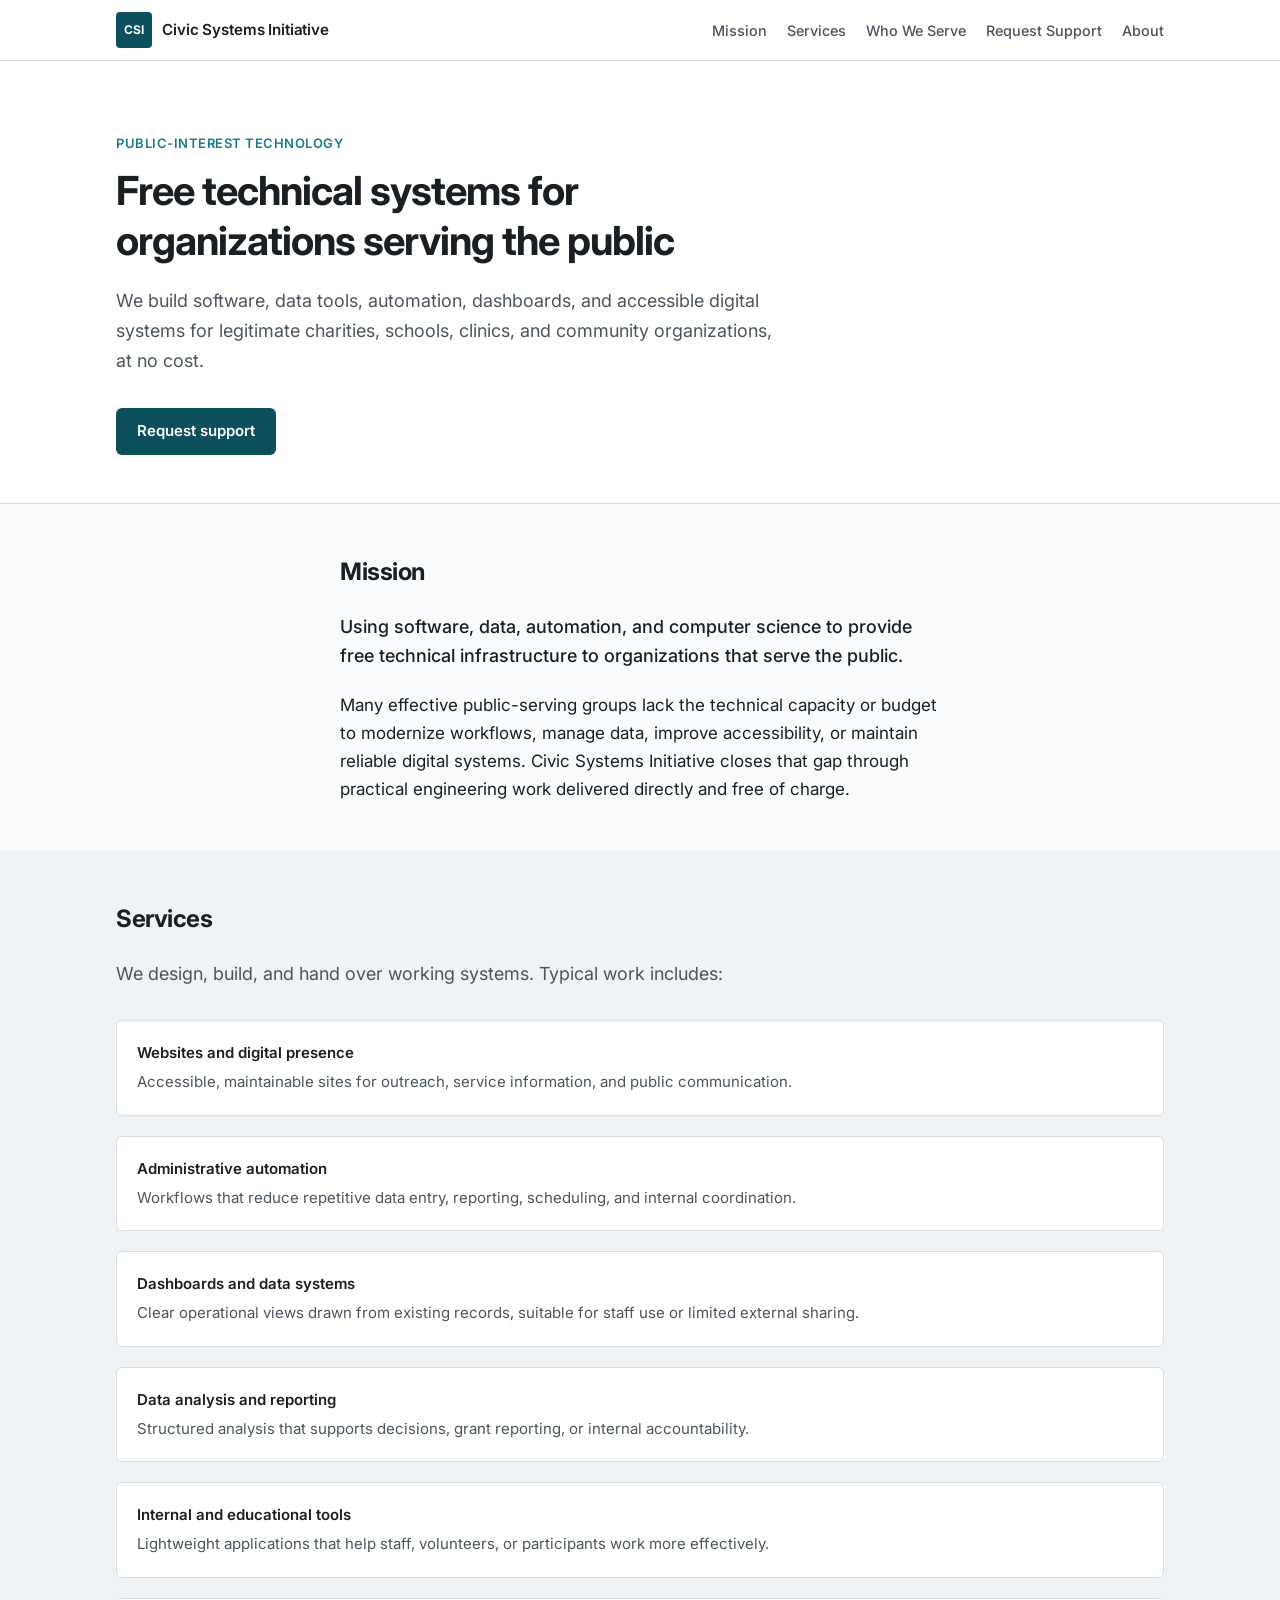
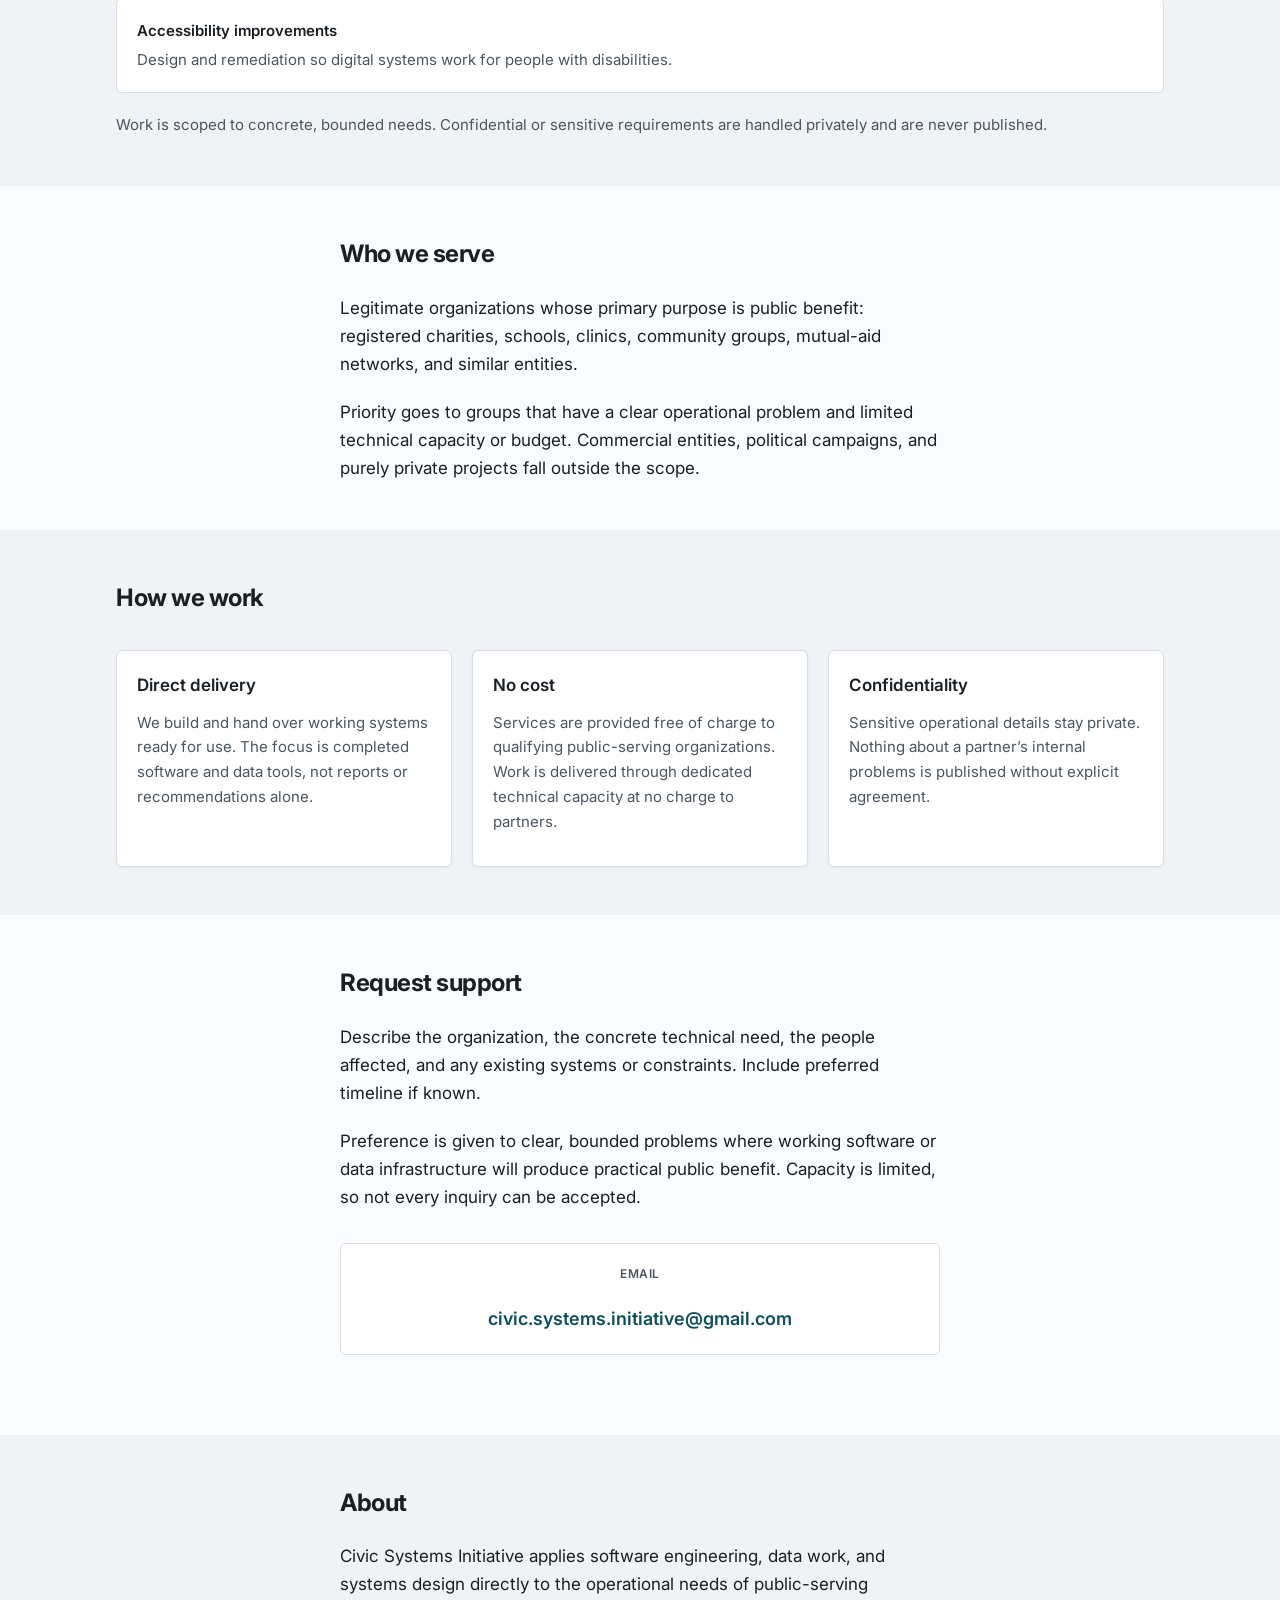
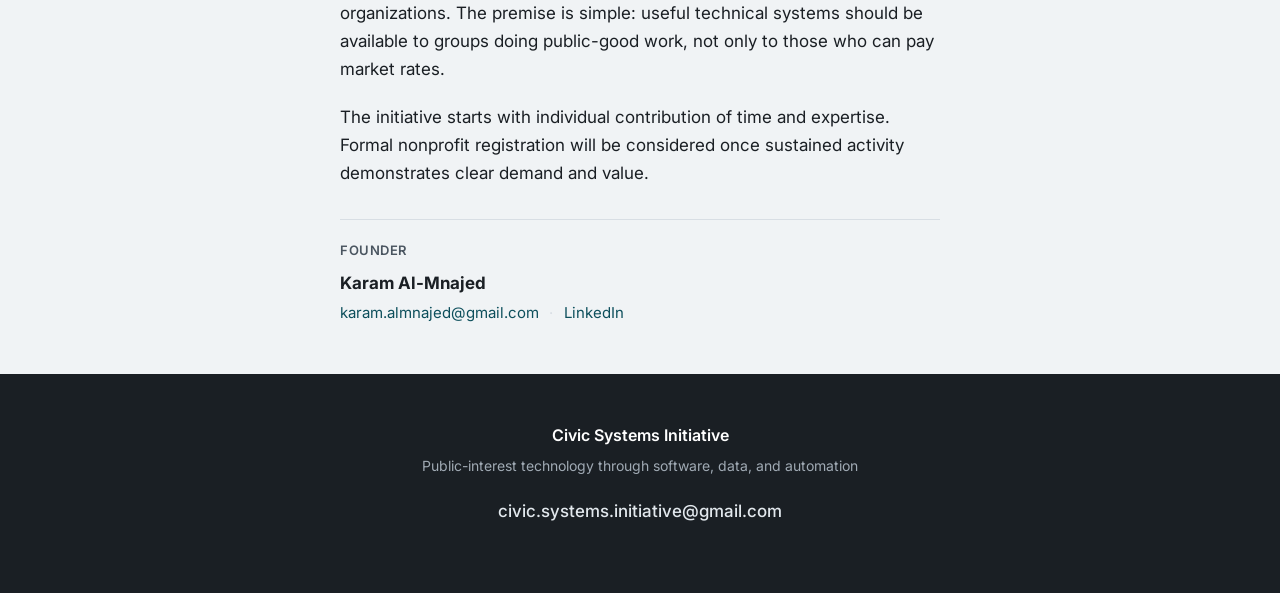
<file: index.html>
<!DOCTYPE html>
<html lang="en">
<head>
  <link rel="icon" href="/favicon.svg" type="image/svg+xml">
  <meta charset="UTF-8">
  <meta name="viewport" content="width=device-width, initial-scale=1.0">
  <title>Free Technical Systems for Charities, Schools &amp; Community Organizations | Civic Systems Initiative</title>
  <meta name="description" content="Free software, automation, dashboards, data tools, and accessible digital systems for charities, schools, clinics, and community organizations. No cost technical support for public-serving groups.">
  <meta name="author" content="Civic Systems Initiative">
  <meta name="robots" content="index, follow">
  <link rel="canonical" href="https://civicsystems.github.io/">

  <!-- Open Graph -->
  <meta property="og:type" content="website">
  <meta property="og:url" content="https://civicsystems.github.io/">
  <meta property="og:title" content="Free Technical Systems for Public-Serving Organizations | Civic Systems Initiative">
  <meta property="og:description" content="Free software, automation, dashboards, and digital tools for charities, schools, clinics, and community groups. Practical technical help at no cost.">
  <meta property="og:site_name" content="Civic Systems Initiative">

  <!-- Twitter -->
  <meta name="twitter:card" content="summary">
  <meta name="twitter:title" content="Free Technical Systems for Public-Serving Organizations">
  <meta name="twitter:description" content="Free software, automation, dashboards, and digital tools for charities, schools, clinics, and community groups.">

  <link rel="preconnect" href="https://fonts.googleapis.com">
  <link rel="preconnect" href="https://fonts.gstatic.com" crossorigin>
  <link href="https://fonts.googleapis.com/css2?family=Inter:wght@400;500;600;700&display=swap" rel="stylesheet">
  <link rel="stylesheet" href="styles.css">

  <!-- Structured data -->
  <script type="application/ld+json">
  {
    "@context": "https://schema.org",
    "@type": "Organization",
    "name": "Civic Systems Initiative",
    "alternateName": "CSI",
    "url": "https://civicsystems.github.io/",
    "email": "civic.systems.initiative@gmail.com",
    "description": "Provides free software, data systems, automation, and technical tools to charities, schools, clinics, and community organizations serving the public.",
    "founder": {
      "@type": "Person",
      "name": "Karam Al-Mnajed",
      "email": "karam.almnajed@gmail.com",
      "sameAs": "https://www.linkedin.com/in/karam-al-mnajed"
    },
    "areaServed": "Worldwide",
    "knowsAbout": [
      "public interest technology",
      "nonprofit software",
      "administrative automation",
      "data dashboards",
      "web accessibility",
      "free technical support for charities"
    ]
  }
  </script>

  <script type="application/ld+json">
  {
    "@context": "https://schema.org",
    "@type": "WebSite",
    "name": "Civic Systems Initiative",
    "alternateName": ["CSI"],
    "url": "https://civicsystems.github.io/"
  }
  </script>
</head>
<body>
  <a class="skip-link" href="#main">Skip to main content</a>

  <header class="site-header">
    <div class="container header-inner">
      <a href="#" class="logo" aria-label="Civic Systems Initiative home">
        <span class="logo-mark">CSI</span>
        <span class="logo-text">Civic Systems Initiative</span>
      </a>
      <nav class="nav" aria-label="Primary">
        <ul>
          <li><a href="#mission">Mission</a></li>
          <li><a href="#services">Services</a></li>
          <li><a href="#who">Who We Serve</a></li>
          <li><a href="#request">Request Support</a></li>
          <li><a href="#about">About</a></li>
        </ul>
      </nav>
    </div>
  </header>

  <main id="main">
    <section class="hero" aria-labelledby="hero-heading">
      <div class="container">
        <p class="eyebrow">Public-interest technology</p>
        <h1 id="hero-heading">Free technical systems for organizations serving the public</h1>
        <p class="hero-lead">
          We build software, data tools, automation, dashboards, and accessible digital systems for legitimate charities, schools, clinics, and community organizations, at no cost.
        </p>
        <div class="hero-actions">
          <a href="#request" class="btn btn-primary">Request support</a>
        </div>
      </div>
    </section>

    <section id="mission" class="section" aria-labelledby="mission-heading">
      <div class="container narrow">
        <h2 id="mission-heading">Mission</h2>
        <p class="lead">
          Using software, data, automation, and computer science to provide free technical infrastructure to organizations that serve the public.
        </p>
        <p>
          Many effective public-serving groups lack the technical capacity or budget to modernize workflows, manage data, improve accessibility, or maintain reliable digital systems. Civic Systems Initiative closes that gap through practical engineering work delivered directly and free of charge.
        </p>
      </div>
    </section>

    <section id="services" class="section section-alt" aria-labelledby="services-heading">
      <div class="container">
        <h2 id="services-heading">Services</h2>
        <p class="section-intro">We design, build, and hand over working systems. Typical work includes:</p>
        <ul class="capability-list">
          <li>
            <strong>Websites and digital presence</strong>
            Accessible, maintainable sites for outreach, service information, and public communication.
          </li>
          <li>
            <strong>Administrative automation</strong>
            Workflows that reduce repetitive data entry, reporting, scheduling, and internal coordination.
          </li>
          <li>
            <strong>Dashboards and data systems</strong>
            Clear operational views drawn from existing records, suitable for staff use or limited external sharing.
          </li>
          <li>
            <strong>Data analysis and reporting</strong>
            Structured analysis that supports decisions, grant reporting, or internal accountability.
          </li>
          <li>
            <strong>Internal and educational tools</strong>
            Lightweight applications that help staff, volunteers, or participants work more effectively.
          </li>
          <li>
            <strong>Accessibility improvements</strong>
            Design and remediation so digital systems work for people with disabilities.
          </li>
        </ul>
        <p class="note">Work is scoped to concrete, bounded needs. Confidential or sensitive requirements are handled privately and are never published.</p>
      </div>
    </section>

    <section id="who" class="section" aria-labelledby="who-heading">
      <div class="container narrow">
        <h2 id="who-heading">Who we serve</h2>
        <p>
          Legitimate organizations whose primary purpose is public benefit: registered charities, schools, clinics, community groups, mutual-aid networks, and similar entities.
        </p>
        <p>
          Priority goes to groups that have a clear operational problem and limited technical capacity or budget. Commercial entities, political campaigns, and purely private projects fall outside the scope.
        </p>
      </div>
    </section>

    <section class="section section-alt" aria-labelledby="approach-heading">
      <div class="container">
        <h2 id="approach-heading">How we work</h2>
        <div class="grid-3">
          <article class="card">
            <h3>Direct delivery</h3>
            <p>We build and hand over working systems ready for use. The focus is completed software and data tools, not reports or recommendations alone.</p>
          </article>
          <article class="card">
            <h3>No cost</h3>
            <p>Services are provided free of charge to qualifying public-serving organizations. Work is delivered through dedicated technical capacity at no charge to partners.</p>
          </article>
          <article class="card">
            <h3>Confidentiality</h3>
            <p>Sensitive operational details stay private. Nothing about a partner’s internal problems is published without explicit agreement.</p>
          </article>
        </div>
      </div>
    </section>

    <section id="request" class="section" aria-labelledby="request-heading">
      <div class="container narrow">
        <h2 id="request-heading">Request support</h2>
        <p>
          Describe the organization, the concrete technical need, the people affected, and any existing systems or constraints. Include preferred timeline if known.
        </p>
        <p>
          Preference is given to clear, bounded problems where working software or data infrastructure will produce practical public benefit. Capacity is limited, so not every inquiry can be accepted.
        </p>
        <div class="contact-box">
          <p class="contact-label">Email</p>
          <a href="mailto:civic.systems.initiative@gmail.com" class="contact-value">civic.systems.initiative@gmail.com</a>
        </div>
      </div>
    </section>

    <section id="about" class="section section-alt" aria-labelledby="about-heading">
      <div class="container narrow">
        <h2 id="about-heading">About</h2>
        <p>
          Civic Systems Initiative applies software engineering, data work, and systems design directly to the operational needs of public-serving organizations. The premise is simple: useful technical systems should be available to groups doing public-good work, not only to those who can pay market rates.
        </p>
        <p>
          The initiative starts with individual contribution of time and expertise. Formal nonprofit registration will be considered once sustained activity demonstrates clear demand and value.
        </p>
        <div class="founder">
          <h3>Founder</h3>
          <p><strong>Karam Al-Mnajed</strong></p>
          <p class="founder-links">
            <a href="mailto:karam.almnajed@gmail.com">karam.almnajed@gmail.com</a>
            <span class="sep" aria-hidden="true">·</span>
            <a href="https://www.linkedin.com/in/karam-al-mnajed" rel="noopener noreferrer" target="_blank">LinkedIn</a>
          </p>
        </div>
      </div>
    </section>
  </main>

  <footer class="site-footer">
    <div class="container footer-inner">
      <p class="footer-brand">Civic Systems Initiative</p>
      <p class="footer-tagline">Public-interest technology through software, data, and automation</p>
      <p class="footer-contact">
        <a href="mailto:civic.systems.initiative@gmail.com">civic.systems.initiative@gmail.com</a>
      </p>
    </div>
  </footer>
</body>
</html>
</file>
<file: styles.css>
/* Civic Systems Initiative — minimalist, accessible, light */

:root {
    --color-bg: #fafbfc;
    --color-bg-alt: #f0f3f5;
    --color-surface: #ffffff;
    --color-text: #1a1f24;
    --color-text-muted: #4a5560;
    --color-border: #d8dee4;
    --color-primary: #0d4f5c;
    --color-primary-hover: #0a3d47;
    --color-accent: #1a7a8a;
    --color-focus: #0d4f5c;
    --font-sans: "Inter", system-ui, -apple-system, "Segoe UI", Roboto, "Helvetica Neue", Arial, sans-serif;
    --space-xs: 0.5rem;
    --space-sm: 0.75rem;
    --space-md: 1.25rem;
    --space-lg: 2rem;
    --space-xl: 3rem;
    --space-2xl: 4.5rem;
    --radius: 6px;
    --max-width: 68rem;
    --narrow: 40rem;
    --line-height: 1.65;
    --shadow: 0 1px 3px rgba(26, 31, 36, 0.06);
}

*,
*::before,
*::after {
    box-sizing: border-box;
}

html {
    scroll-behavior: smooth;
}

body {
    margin: 0;
    font-family: var(--font-sans);
    font-size: 1.0625rem;
    line-height: var(--line-height);
    color: var(--color-text);
    background-color: var(--color-bg);
    -webkit-font-smoothing: antialiased;
    -moz-osx-font-smoothing: grayscale;
}

.skip-link {
    position: absolute;
    top: -100%;
    left: var(--space-md);
    background: var(--color-primary);
    color: #fff;
    padding: var(--space-sm) var(--space-md);
    border-radius: var(--radius);
    z-index: 100;
    text-decoration: none;
    font-weight: 500;
}

.skip-link:focus {
    top: var(--space-md);
}

a:focus-visible,
button:focus-visible {
    outline: 2px solid var(--color-focus);
    outline-offset: 3px;
}

.container {
    width: 100%;
    max-width: var(--max-width);
    margin-inline: auto;
    padding-inline: var(--space-md);
}

.container.narrow {
    max-width: var(--narrow);
}

.site-header {
    background: var(--color-surface);
    border-bottom: 1px solid var(--color-border);
    position: sticky;
    top: 0;
    z-index: 50;
}

.header-inner {
    display: flex;
    align-items: center;
    justify-content: space-between;
    gap: var(--space-md);
    min-height: 3.75rem;
    flex-wrap: wrap;
}

.logo {
    display: flex;
    align-items: center;
    gap: 0.65rem;
    text-decoration: none;
    color: var(--color-text);
    font-weight: 600;
}

.logo-mark {
    display: inline-flex;
    align-items: center;
    justify-content: center;
    width: 2.25rem;
    height: 2.25rem;
    background: var(--color-primary);
    color: #fff;
    font-size: 0.75rem;
    font-weight: 700;
    letter-spacing: 0.02em;
    border-radius: 4px;
}

.logo-text {
    font-size: 0.95rem;
    letter-spacing: -0.01em;
}

.nav ul {
    display: flex;
    flex-wrap: wrap;
    gap: 0.15rem 1.25rem;
    list-style: none;
    margin: 0;
    padding: 0;
}

.nav a {
    color: var(--color-text-muted);
    text-decoration: none;
    font-size: 0.9rem;
    font-weight: 500;
    padding: 0.25rem 0;
    transition: color 0.15s ease;
}

.nav a:hover {
    color: var(--color-primary);
}

.hero {
    padding: var(--space-2xl) 0 var(--space-xl);
    background: var(--color-surface);
    border-bottom: 1px solid var(--color-border);
}

.eyebrow {
    font-size: 0.8125rem;
    font-weight: 600;
    letter-spacing: 0.04em;
    text-transform: uppercase;
    color: var(--color-accent);
    margin: 0 0 var(--space-sm);
}

.hero h1 {
    font-size: clamp(1.75rem, 4vw, 2.5rem);
    font-weight: 700;
    line-height: 1.25;
    letter-spacing: -0.025em;
    margin: 0 0 var(--space-md);
    max-width: 22ch;
    color: var(--color-text);
}

.hero-lead {
    font-size: 1.125rem;
    color: var(--color-text-muted);
    max-width: 42rem;
    margin: 0 0 var(--space-lg);
}

.hero-actions {
    display: flex;
    flex-wrap: wrap;
    gap: var(--space-sm);
}

.btn {
    display: inline-flex;
    align-items: center;
    justify-content: center;
    padding: 0.65rem 1.25rem;
    font-size: 0.9375rem;
    font-weight: 600;
    font-family: inherit;
    text-decoration: none;
    border-radius: var(--radius);
    border: 1px solid transparent;
    cursor: pointer;
    transition: background-color 0.15s ease, border-color 0.15s ease, color 0.15s ease;
}

.btn-primary {
    background: var(--color-primary);
    color: #fff;
}

.btn-primary:hover {
    background: var(--color-primary-hover);
}

.btn-secondary {
    background: transparent;
    color: var(--color-primary);
    border-color: var(--color-border);
}

.btn-secondary:hover {
    background: var(--color-bg-alt);
    border-color: var(--color-primary);
}

.section {
    padding: var(--space-xl) 0;
}

.section-alt {
    background: var(--color-bg-alt);
}

.section h2 {
    font-size: 1.5rem;
    font-weight: 700;
    letter-spacing: -0.02em;
    margin: 0 0 var(--space-md);
    color: var(--color-text);
}

.section-intro,
.lead {
    font-size: 1.125rem;
    color: var(--color-text-muted);
    margin: 0 0 var(--space-md);
}

.lead {
    font-weight: 500;
    color: var(--color-text);
}

.section p {
    margin: 0 0 var(--space-md);
}

.section p:last-child {
    margin-bottom: 0;
}

.note {
    font-size: 0.9375rem;
    color: var(--color-text-muted);
    margin-top: var(--space-xl);
    padding-top: var(--space-md);
}

.grid-3 {
    display: grid;
    grid-template-columns: repeat(auto-fit, minmax(16rem, 1fr));
    gap: var(--space-md);
    margin-top: var(--space-lg);
}

.card {
    background: var(--color-surface);
    border: 1px solid var(--color-border);
    border-radius: var(--radius);
    padding: var(--space-md) var(--space-md) var(--space-lg);
    box-shadow: var(--shadow);
}

.card h3 {
    font-size: 1.0625rem;
    font-weight: 600;
    margin: 0 0 var(--space-sm);
    color: var(--color-text);
}

.card p {
    font-size: 0.9375rem;
    color: var(--color-text-muted);
    margin: 0;
}

.capability-list {
    list-style: none;
    margin: var(--space-lg) 0 0;
    padding: 0;
    display: grid;
    gap: var(--space-md);
}

.capability-list li {
    padding: var(--space-md);
    background: var(--color-surface);
    border: 1px solid var(--color-border);
    border-radius: var(--radius);
    color: var(--color-text-muted);
    font-size: 0.9375rem;
}

.capability-list strong {
    display: block;
    font-weight: 600;
    margin-bottom: 0.25rem;
    color: var(--color-text);
}

.contact-box {
    margin: var(--space-lg) 0;
    padding: var(--space-md) var(--space-lg);
    background: var(--color-surface);
    border: 1px solid var(--color-border);
    border-radius: var(--radius);
    text-align: center;
}

.contact-label {
    font-size: 0.75rem;
    font-weight: 600;
    letter-spacing: 0.04em;
    text-transform: uppercase;
    color: var(--color-text-muted);
    margin: 0 0 0.35rem;
}

.contact-value {
    font-size: 1.125rem;
    font-weight: 600;
    color: var(--color-primary);
    text-decoration: none;
}

.contact-value:hover {
    text-decoration: underline;
}

.founder {
    margin-top: var(--space-lg);
    padding-top: var(--space-md);
    border-top: 1px solid var(--color-border);
}

.founder h3 {
    font-size: 0.8125rem;
    font-weight: 600;
    letter-spacing: 0.04em;
    text-transform: uppercase;
    color: var(--color-text-muted);
    margin: 0 0 var(--space-xs);
}

.founder p {
    margin: 0 0 0.25rem;
}

.founder-links {
    font-size: 0.9375rem;
}

.founder-links a {
    color: var(--color-primary);
    text-decoration: none;
}

.founder-links a:hover {
    text-decoration: underline;
}

.sep {
    margin: 0 0.4rem;
    color: var(--color-border);
}

.site-footer {
    background: var(--color-text);
    color: #c5cdd4;
    padding: var(--space-xl) 0;
    margin-top: 0;
}

.footer-inner {
    text-align: center;
}

.footer-brand {
    font-weight: 600;
    font-size: 1rem;
    color: #fff;
    margin: 0 0 0.35rem;
}

.footer-tagline {
    font-size: 0.875rem;
    margin: 0 0 var(--space-md);
    color: #a0aab4;
}

.footer-contact {
    margin: 0 0 var(--space-md);
}

.footer-contact a {
    color: #e2e8ed;
    text-decoration: none;
    font-weight: 500;
}

.footer-contact a:hover {
    text-decoration: underline;
}

@media (max-width: 640px) {
    .header-inner {
        flex-direction: column;
        align-items: flex-start;
        padding-block: var(--space-sm);
    }

    .nav ul {
        gap: 0.5rem 1rem;
    }

    .hero {
        padding: var(--space-xl) 0;
    }

    .hero h1 {
        max-width: none;
    }

    .section {
        padding: var(--space-lg) 0;
    }
}

@media print {
    .site-header,
    .hero-actions,
    .skip-link {
        display: none;
    }

    body {
        background: #fff;
        color: #000;
    }

    a {
        color: #000;
        text-decoration: underline;
    }
}
</file>
